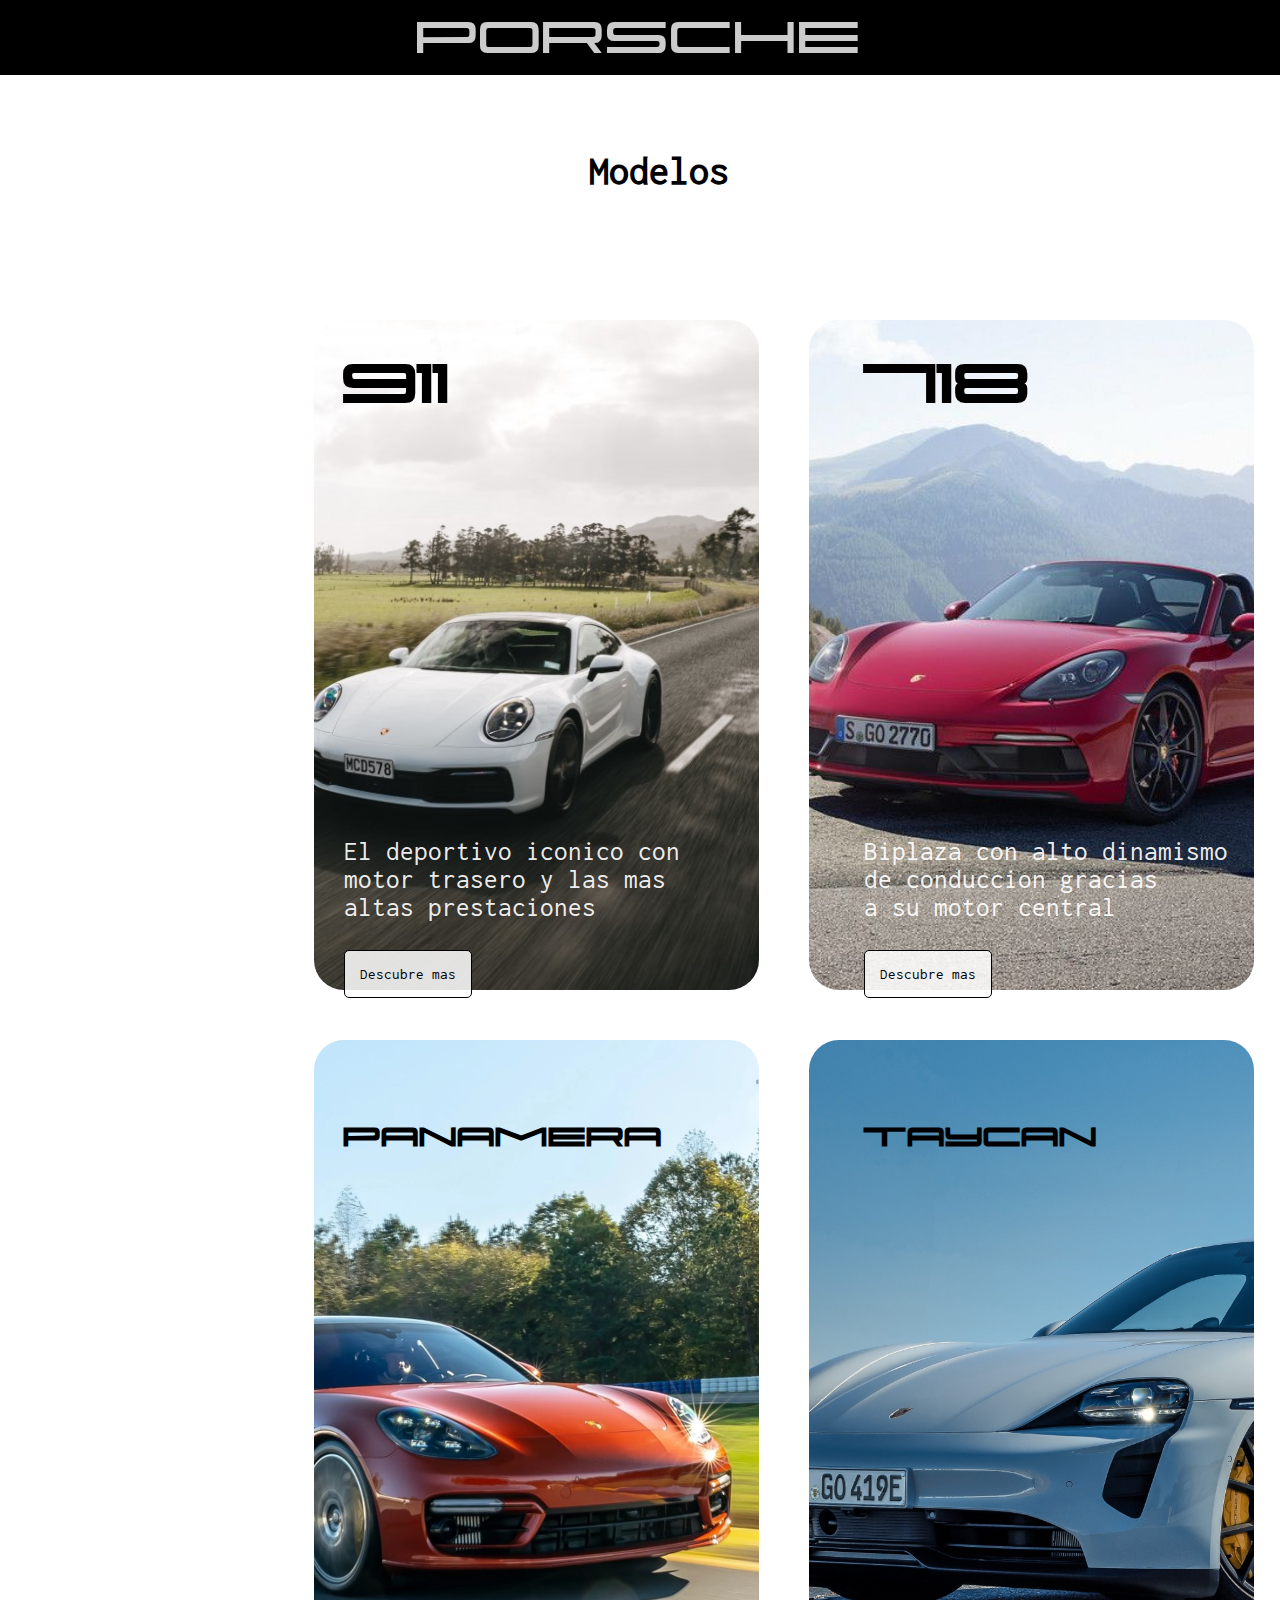
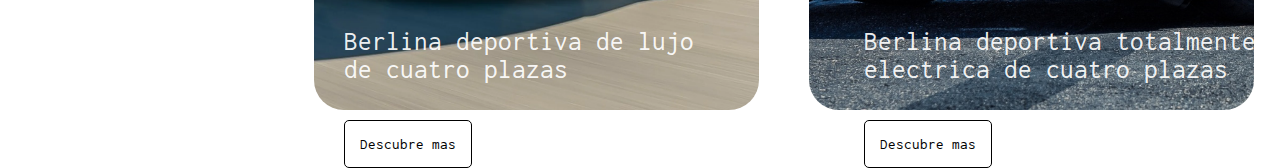
<file: subpaginas/modelos.html>
<!DOCTYPE html>
<html>
	<head>
		<meta charset="utf-8">
		<title>Modelos</title>
		<link rel="stylesheet" href="../estils.css">
	</head>

    <body>
		<header>
            <div class="menu-toggle">&#9776; Menu</div>
			<div class="titulo"><a href="../index.html">PORSCHE</a></div>
        </header>
        <h1 class="modelos">Modelos</h1>


		<div class="contenedor">
			<div class="porsche911">
				<h1 class="p911">911</h1>
				<p class="t911">El deportivo iconico con <br> motor trasero y las mas <br> altas prestaciones</p>
				<button class="b911"><a class="boton" href="https://configurator.porsche.com/es-ES/model-start/911">Descubre mas</a></button>
			</div>
			<div class="porsche718">
				<h1 class="p718">718</h1>
				<p class="t718">Biplaza con alto dinamismo <br>  de conduccion gracias <br> a su motor central</p>
				<button class="b718"><a class="boton" href="https://configurator.porsche.com/es-ES/model-start/718">Descubre mas</a></button>
			</div>
			<div class="porschepan">
				<h1 class="ppan">Panamera</h1>
				<p class="tpan">Berlina deportiva de lujo <br> de cuatro plazas</p>
				<button class="bpan"><a class="boton" href="https://configurator.porsche.com/es-ES/model-start/panamera">Descubre mas</a></button>
			</div>
			<div class="porschetaycan">
				<h1 class="ptaycan">Taycan</h1>
				<p class="ttaycan">Berlina deportiva totalmente electrica de cuatro plazas</p>
				<button class="btaycan"><a class="boton" href="https://configurator.porsche.com/es-ES/model-start/taycan">Descubre mas</a></button>
			</div>
			
		</div>
    </body>


</html>
</file>
<file: estils.css>
@font-face{
    font-family: 'Porsche';
    font-style: normal;
    font-weight: normal;
    src: url('Porsche\ Regular.ttf')
}
@font-face{
    font-family: 'Inconsolata';
    font-style: normal;
    font-weight: normal;
    src: url('Inconsolata.ttf')
}
body{
    width: 100%;
    margin: 0;
    padding: 0;
    display: flex;
    align-items: flex-end;
    /*overflow: hidden;*/
}
.button {
    font-family: 'Inconsolata';
    position: absolute;
    bottom: 5px; /* Ajusta la distancia desde la parte inferior */
    left: 150px;  /* Ajusta la distancia desde la izquierda */
    padding: 10px 20px;
    background-color: transparent;
    color: white;
    border:solid white 3px;
    border-radius: 2px;
    cursor: pointer;
    font-size: 24px;
}
.nombre {
    font-family: 'Inconsolata';
    color: rgba(255, 255, 255, 0.727);
    position: absolute;
    bottom: 70px; 
    left: 150px;  
    color: white; 
    text-align: left;
    font-size: 40px; 
}
.boton{
    color: black;
}
a{
    text-decoration: none;
    color: rgba(255, 255, 255, 0.801);
}
.modelos{
    text-align: center;
    color: black;
    top: 150px;
    margin: auto;
    font-size: 40px;
    left: 46%;
    position: absolute;
    font-family: 'Inconsolata';
}
video {
    position: fixed;
    top: 0;
    left: 0;
    min-width: 100%;
    min-height: 100%;
    width: auto;
    height: auto;
    z-index: -1;
  }
.titulo{
    background-color: black;
    font-family: 'Porsche';
    font-size: 50px;
    color: rgba(255, 255, 255, 0.727);
    height: 75px;
    text-align: center;
    align-items: center;
    display: flex;
    margin:0;
    justify-content: center;
    padding: 0;
    border: none;
    outline: none;
    position: fixed;
    top: 0;
    width: 100%;
    z-index: 2000;
}
.contenedor{
    display: grid;
    grid-template-columns: repeat(2, 1fr);
    grid-gap: 50px;
    padding: 20px;
    color: black;
    top: 300px;
    margin: auto;
    font-size: 30px;
    left: 23%;
    position: absolute;
    font-family: 'Inconsolata';
}

.porsche911{
    background-image: url('imagenes/911.jpg');
    background-size: cover;
    background-position: -500px;
    background-repeat: no-repeat;
    color: black;
    padding: 20px;
    border-radius: 30px;
    height:70vh;
    width: 45vh;
}
.p911{
    position: absolute;
    font-family: 'Porsche';
    top: 10px;
    left: 50px;
}
.b911{
    position: absolute;
    font-family:'Inconsolata';
    top: 650px;
    left: 50px;
    font-size: 15px;
    padding: 15px;
    border-radius: 5px;
    background-color: rgba(255, 255, 255, 0.86);
    border: 1px solid black;
}
.t911{
    position: absolute;
    font-family: 'Inconsolata';
    top: 510px;
    left: 50px;
    font-size: 27px;    
    color: rgba(255, 255, 255, 0.934);
}
.porsche718{
    background-image: url('imagenes/718.jpg');
    background-size: 270%;
    background-position: -400px;
    background-repeat: no-repeat;
    color: black;
    padding: 20px;
    border-radius: 30px;
    height:70vh;
    width: 45vh;
}
.p718{
    position: absolute;
    font-family: 'Porsche';
    top: 10px;
    left: 570px;
}
.b718{
    position: absolute;
    font-family:'Inconsolata';
    top: 650px;
    left: 570px;
    font-size: 15px;
    padding: 15px;
    border-radius: 5px;
    background-color: rgba(255, 255, 255, 0.86);
    border: 1px solid black;
}
.t718{
    position: absolute;
    font-family: 'Inconsolata';
    top: 510px;
    left: 570px;
    font-size: 27px;    
    color: rgba(255, 255, 255, 0.934);
}


.porschepan{
    background-image: url('imagenes/panamera.webp');
    background-size: 230%;
    background-position: -450px;
    background-repeat: no-repeat;
    color: black;
    padding: 20px;
    border-radius: 30px;
    height:70vh;
    width: 45vh;
}
.ppan{
    position: absolute;
    font-family: 'Porsche';
    top: 800px;
    left: 50px;
    font-size: 30px;
}
.bpan{
    position: absolute;
    font-family:'Inconsolata';
    top: 1420px;
    left: 50px;
    font-size: 15px;
    padding: 15px;
    border-radius: 5px;
    background-color: rgba(255, 255, 255, 0.86);
    border: 1px solid black;
}
.tpan{
    position: absolute;
    font-family: 'Inconsolata';
    top: 1300px;
    left: 50px;
    font-size: 27px;    
    color: rgba(255, 255, 255, 0.934);
}
.porschetaycan{
    background-image: url('imagenes/taycan.jpg');
    background-size: cover;
    background-position: -350px;
    background-repeat: no-repeat;
    color: black;
    padding: 20px;
    border-radius: 30px;
    height:70vh;
    width: 45vh;
}
.ptaycan{
    position: absolute;
    font-family: 'Porsche';
    top: 800px;
    left: 570px;
    font-size: 30px;
}
.btaycan{
    position: absolute;
    font-family:'Inconsolata';
    top: 1420px;
    left: 570px;
    font-size: 15px;
    padding: 15px;
    border-radius: 5px;
    background-color: rgba(255, 255, 255, 0.86);
    border: 1px solid black;
}
.ttaycan{
    position: absolute;
    font-family: 'Inconsolata';
    top: 1300px;
    left: 570px;
    font-size: 27px;    
    color: rgba(255, 255, 255, 0.934);
}
</file>
